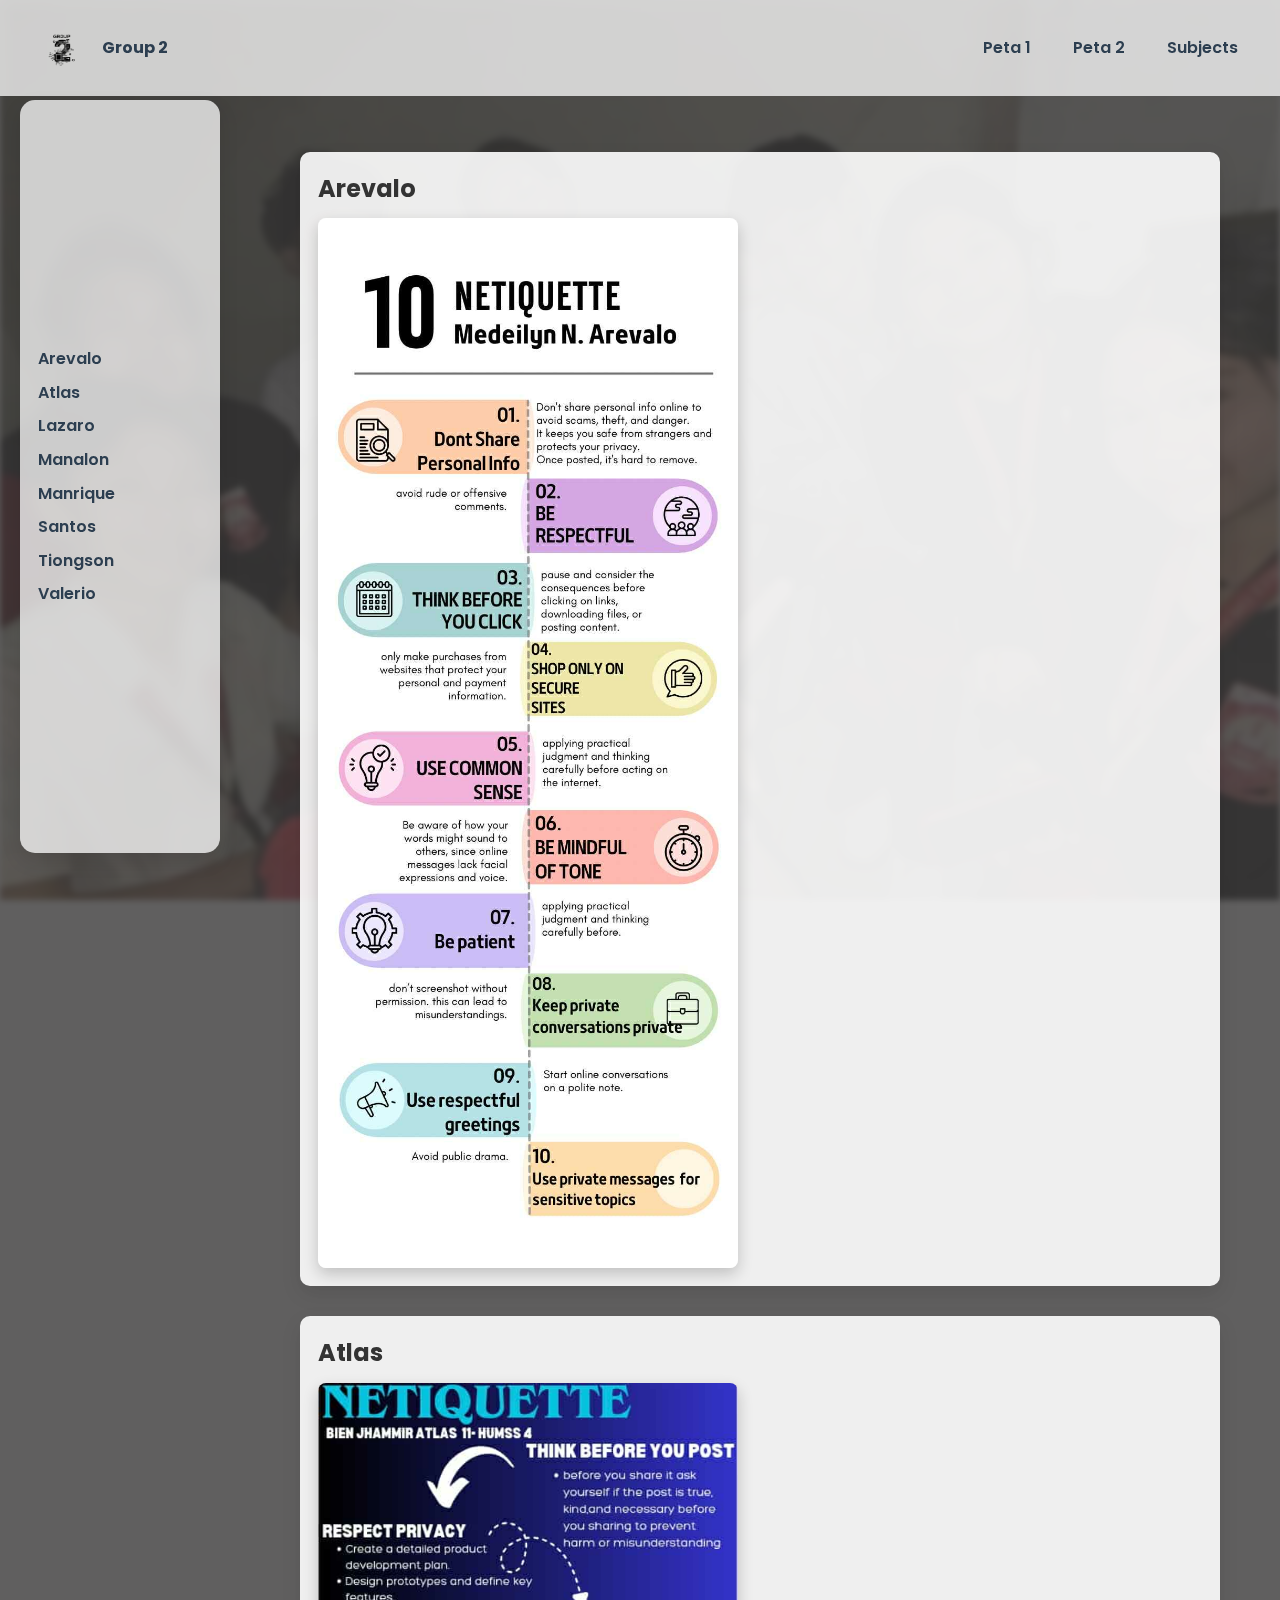
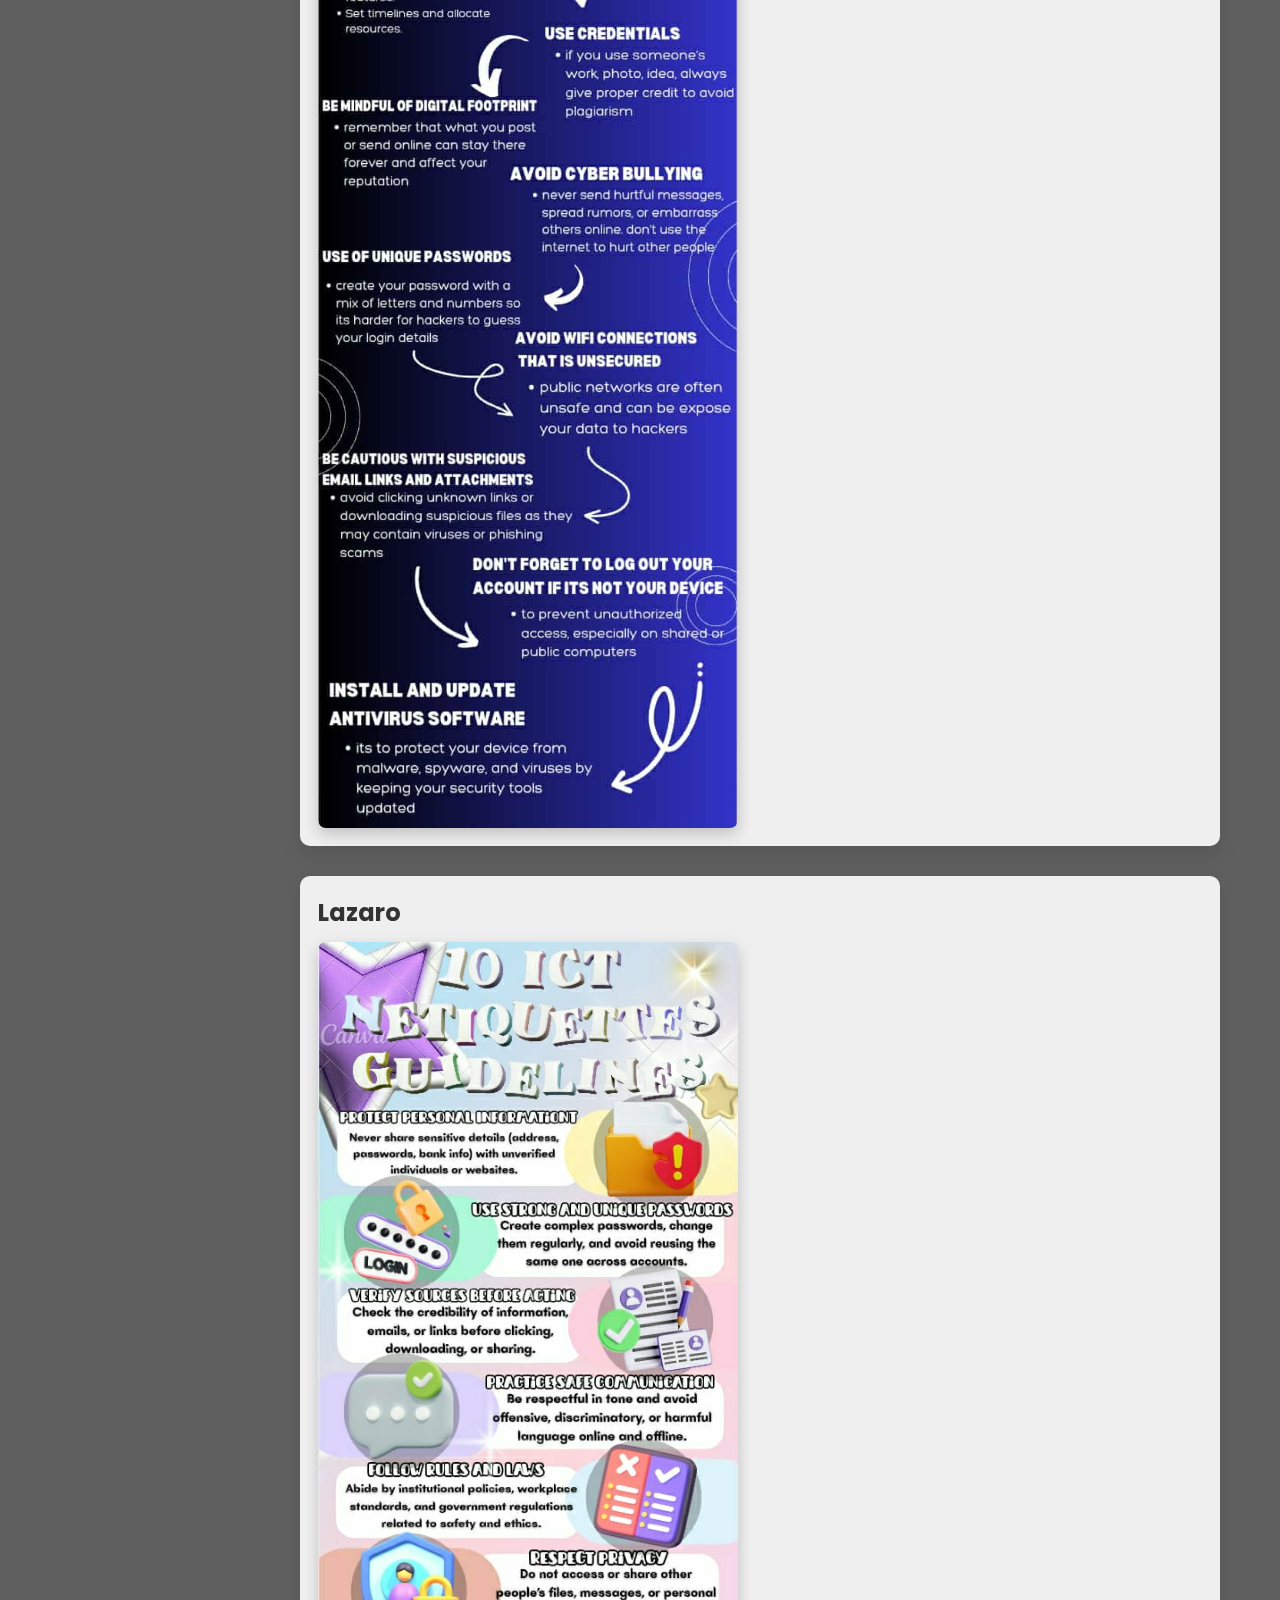
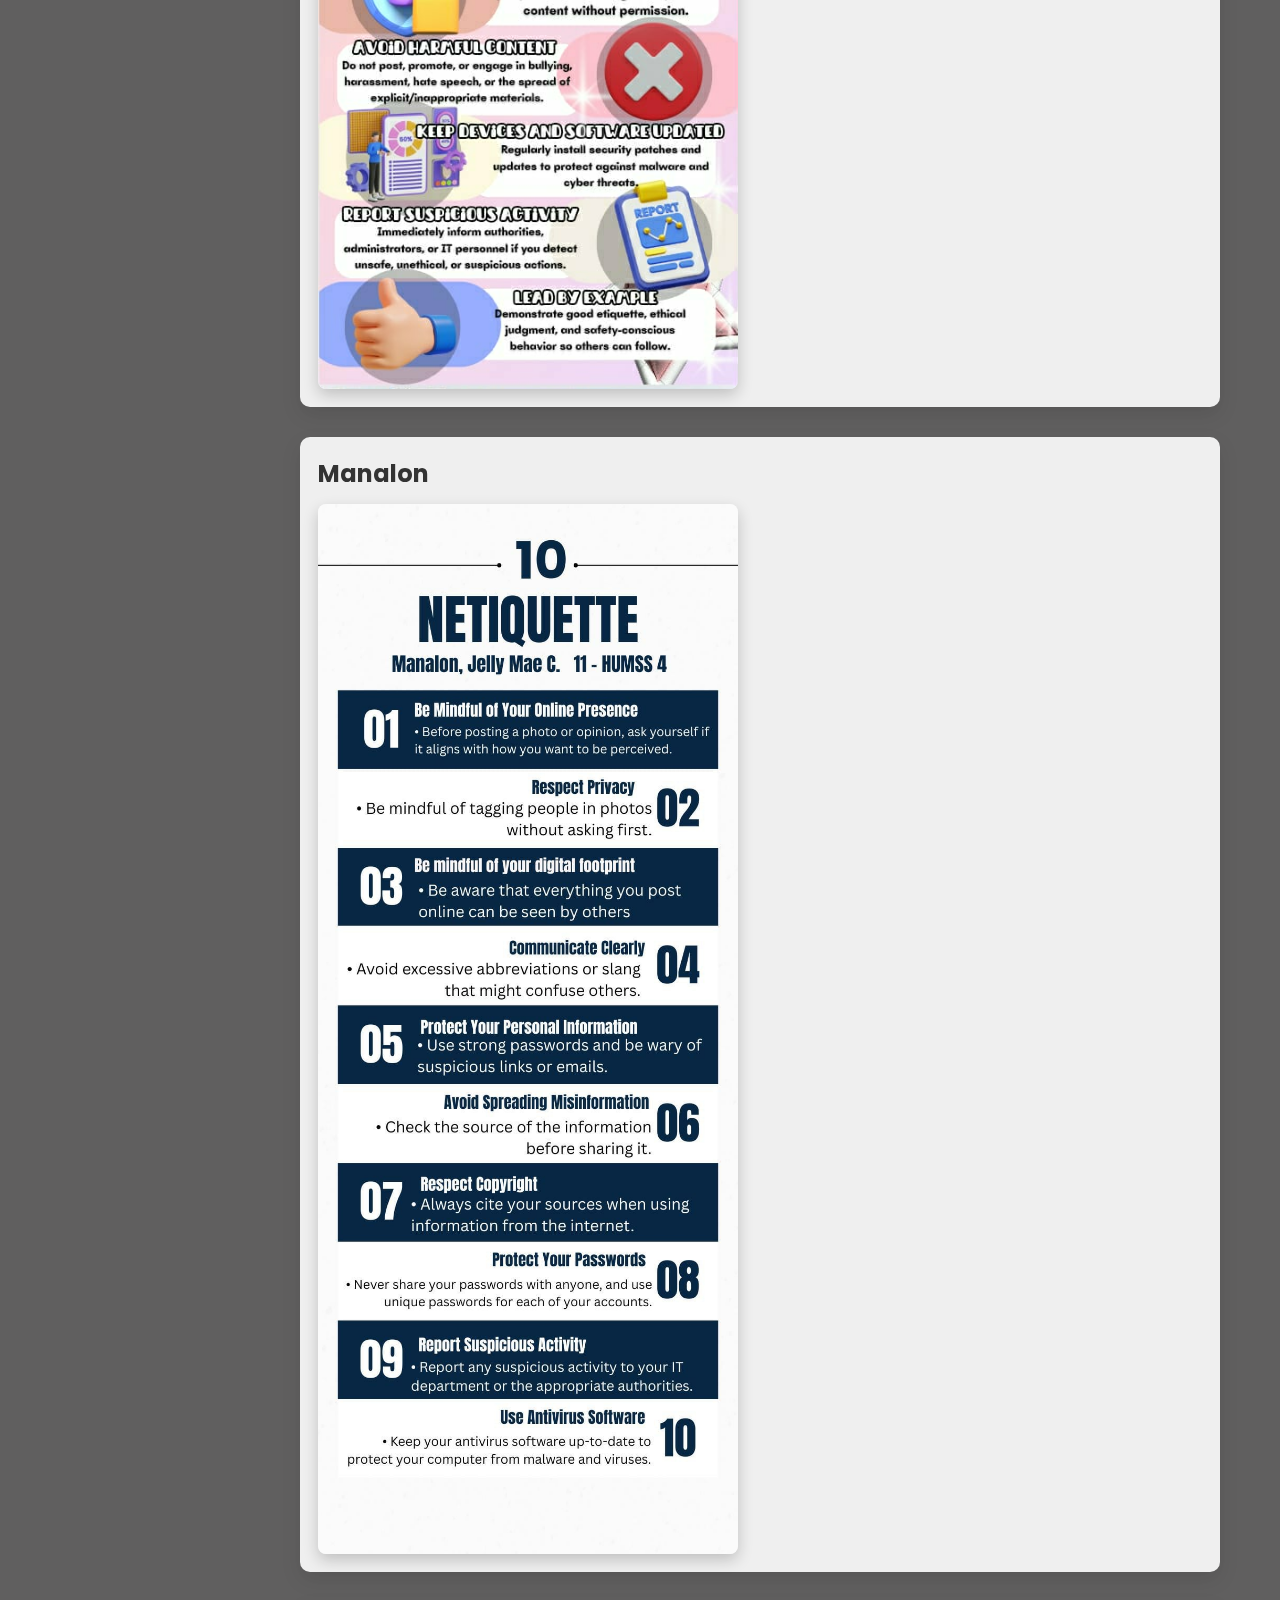
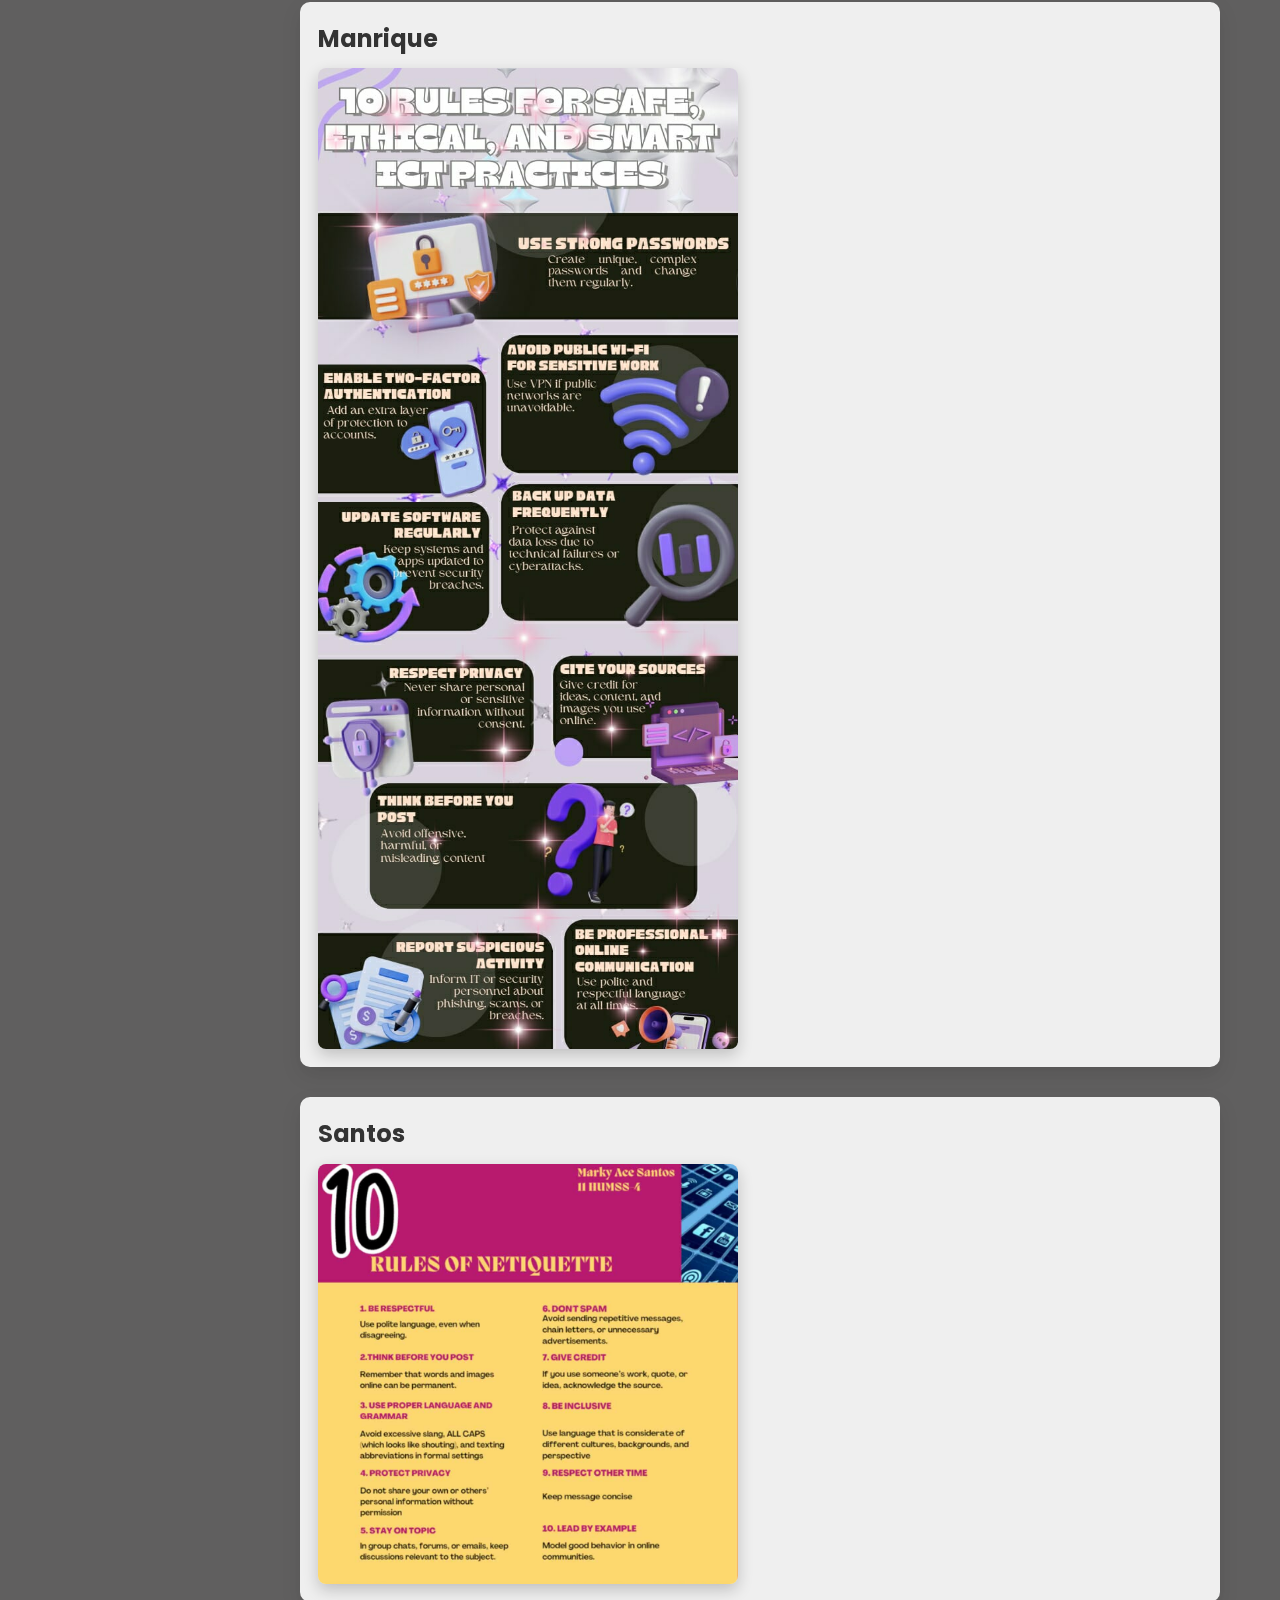
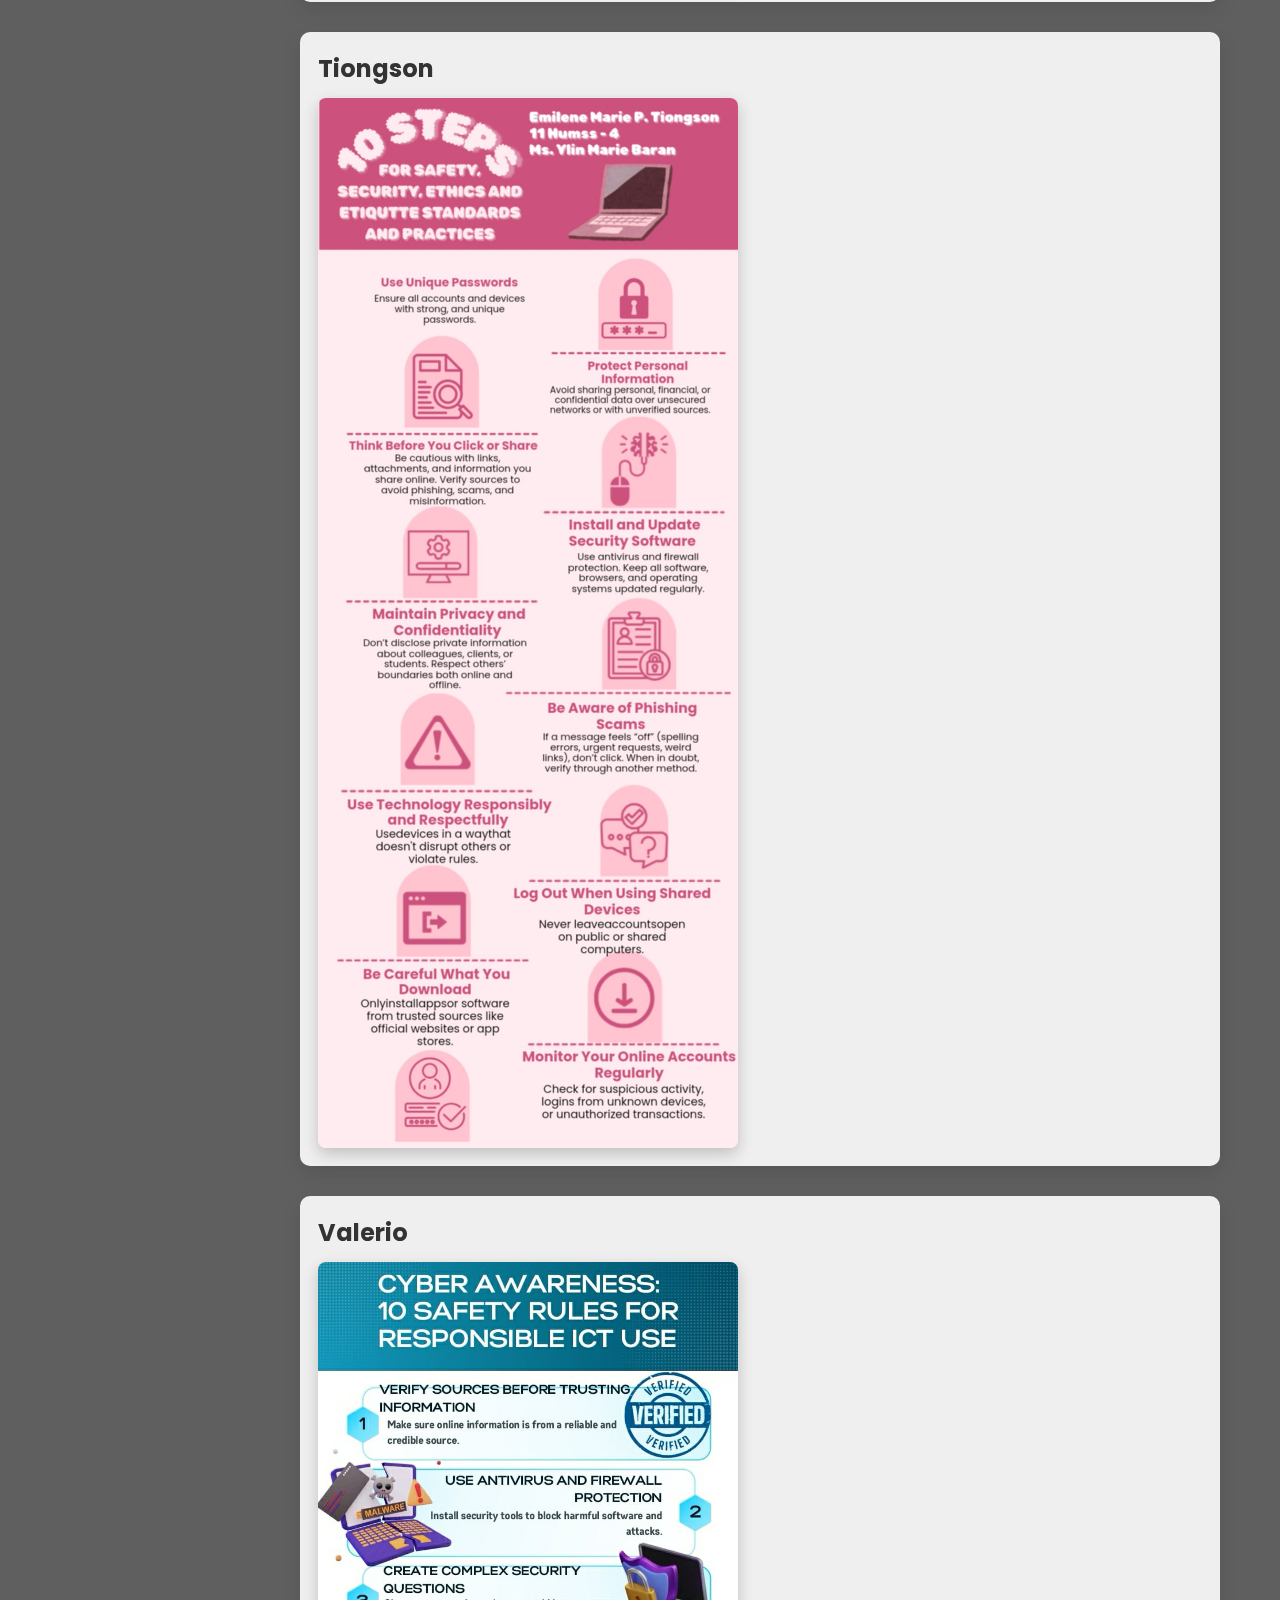
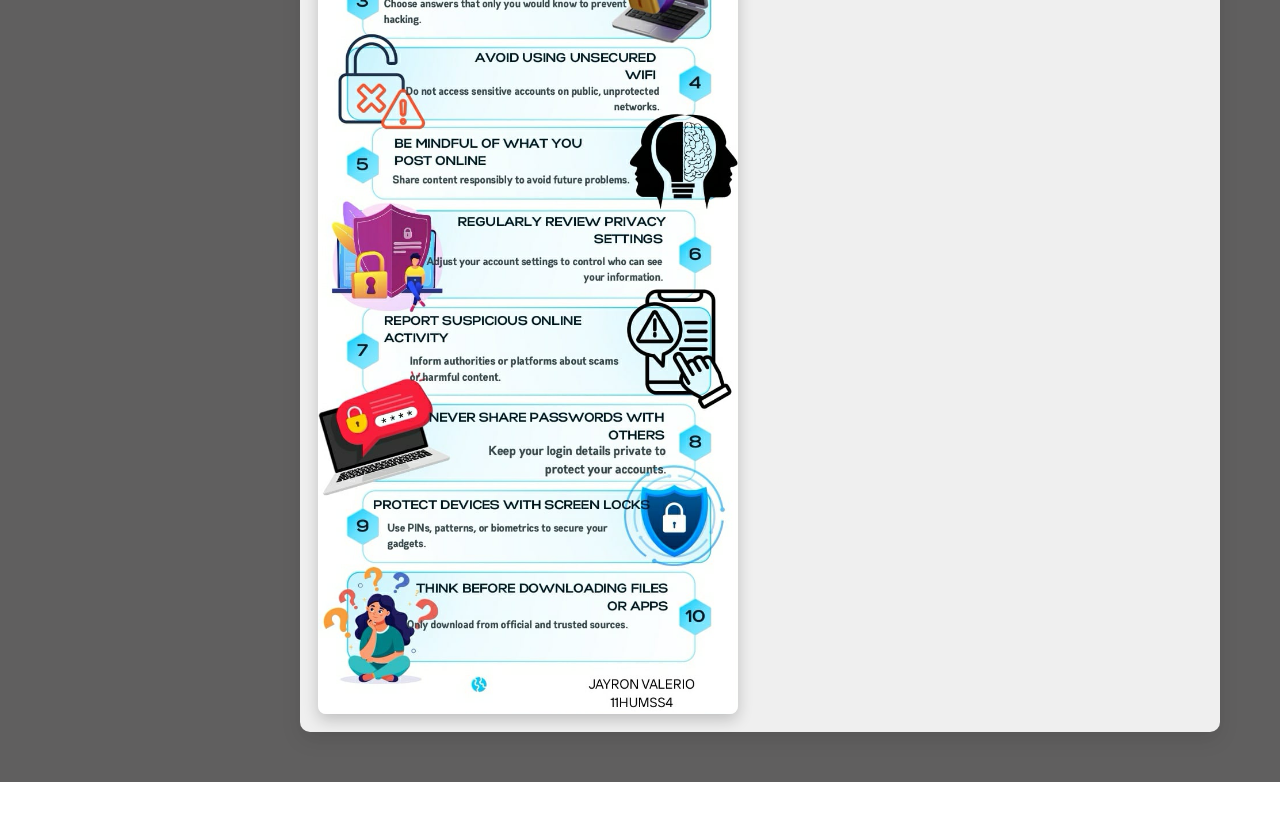
<file: peta1.html>
<!DOCTYPE html>
<html lang="en">
<head>
  <meta charset="utf-8">
  <meta name="viewport" content="width=device-width,initial-scale=1">
  <title>Peta 1 - Group 2</title>
  <link rel="stylesheet" href="styles.css">
  <link href="https://fonts.googleapis.com/css2?family=Poppins:wght@400;600;700&display=swap" rel="stylesheet">
</head>
<body>
  <div class="wallpaper-container"></div>
  <div class="content-overlay">

    <!-- NAV -->
     <nav>
      <a href="index.html" class="logo">
        <img src="./image/grp2.png" alt="Group 2 Logo">
        <span>Group 2</span>
      </a>
      <ul class="nav-links">
        <li><a href="peta1.html">Peta 1</a></li>
        <li><a href="peta2.html">Peta 2</a></li>
        <li><a href="subjects.html">Subjects</a></li>
      </ul>
    </nav>

    <!-- Page -->
    <div class="container">
      <nav id="names">
        <ul>
          <li><a href="#arevalo">Arevalo</a></li>
          <li><a href="#atlas">Atlas</a></li>
          <li><a href="#lazaro">Lazaro</a></li>
          <li><a href="#manalon">Manalon</a></li>
          <li><a href="#manrique">Manrique</a></li>
          <li><a href="#santos">Santos</a></li>
          <li><a href="#tiongson">Tiongson</a></li>
          <li><a href="#valerio">Valerio</a></li>
        </ul>
      </nav>

      <div class="content">
        <section id="arevalo" class="section">
          <h2>Arevalo</h2>
          <div class="posters"><img src="./image/p1-Arevalo.jfif" alt="Arevalo" class="poster"></div>
        </section>
        <section id="atlas" class="section">
          <h2>Atlas</h2>
          <div class="posters"><img src="./image/p1-Atlas.jfif" alt="Atlas" class="poster"></div>
        </section>
        <section id="lazaro" class="section">
          <h2>Lazaro</h2>
          <div class="posters"><img src="./image/p1-Lazaro.jfif" alt="Lazaro" class="poster"></div>
        </section>
        <section id="manalon" class="section">
          <h2>Manalon</h2>
          <div class="posters"><img src="./image/p1-Manalon.jfif" alt="Manalon" class="poster"></div>
        </section>
        <section id="manrique" class="section">
          <h2>Manrique</h2>
          <div class="posters"><img src="./image/p1-Manrique.jfif" alt="Manrique" class="poster"></div>
        </section>
        <section id="santos" class="section">
          <h2>Santos</h2>
          <div class="posters"><img src="./image/p1-Santos.jfif" alt="Santos" class="poster"></div>
        </section>
        <section id="tiongson" class="section">
          <h2>Tiongson</h2>
          <div class="posters"><img src="./image/p1-Tiongson.jfif" alt="Tiongson" class="poster"></div>
        </section>
        <section id="valerio" class="section">
          <h2>Valerio</h2>
          <div class="posters"><img src="./image/p1-Valerio.jfif" alt="Valerio" class="poster"></div>
        </section>
      </div>
    </div>
  </div>
</body>
</html>
</file>
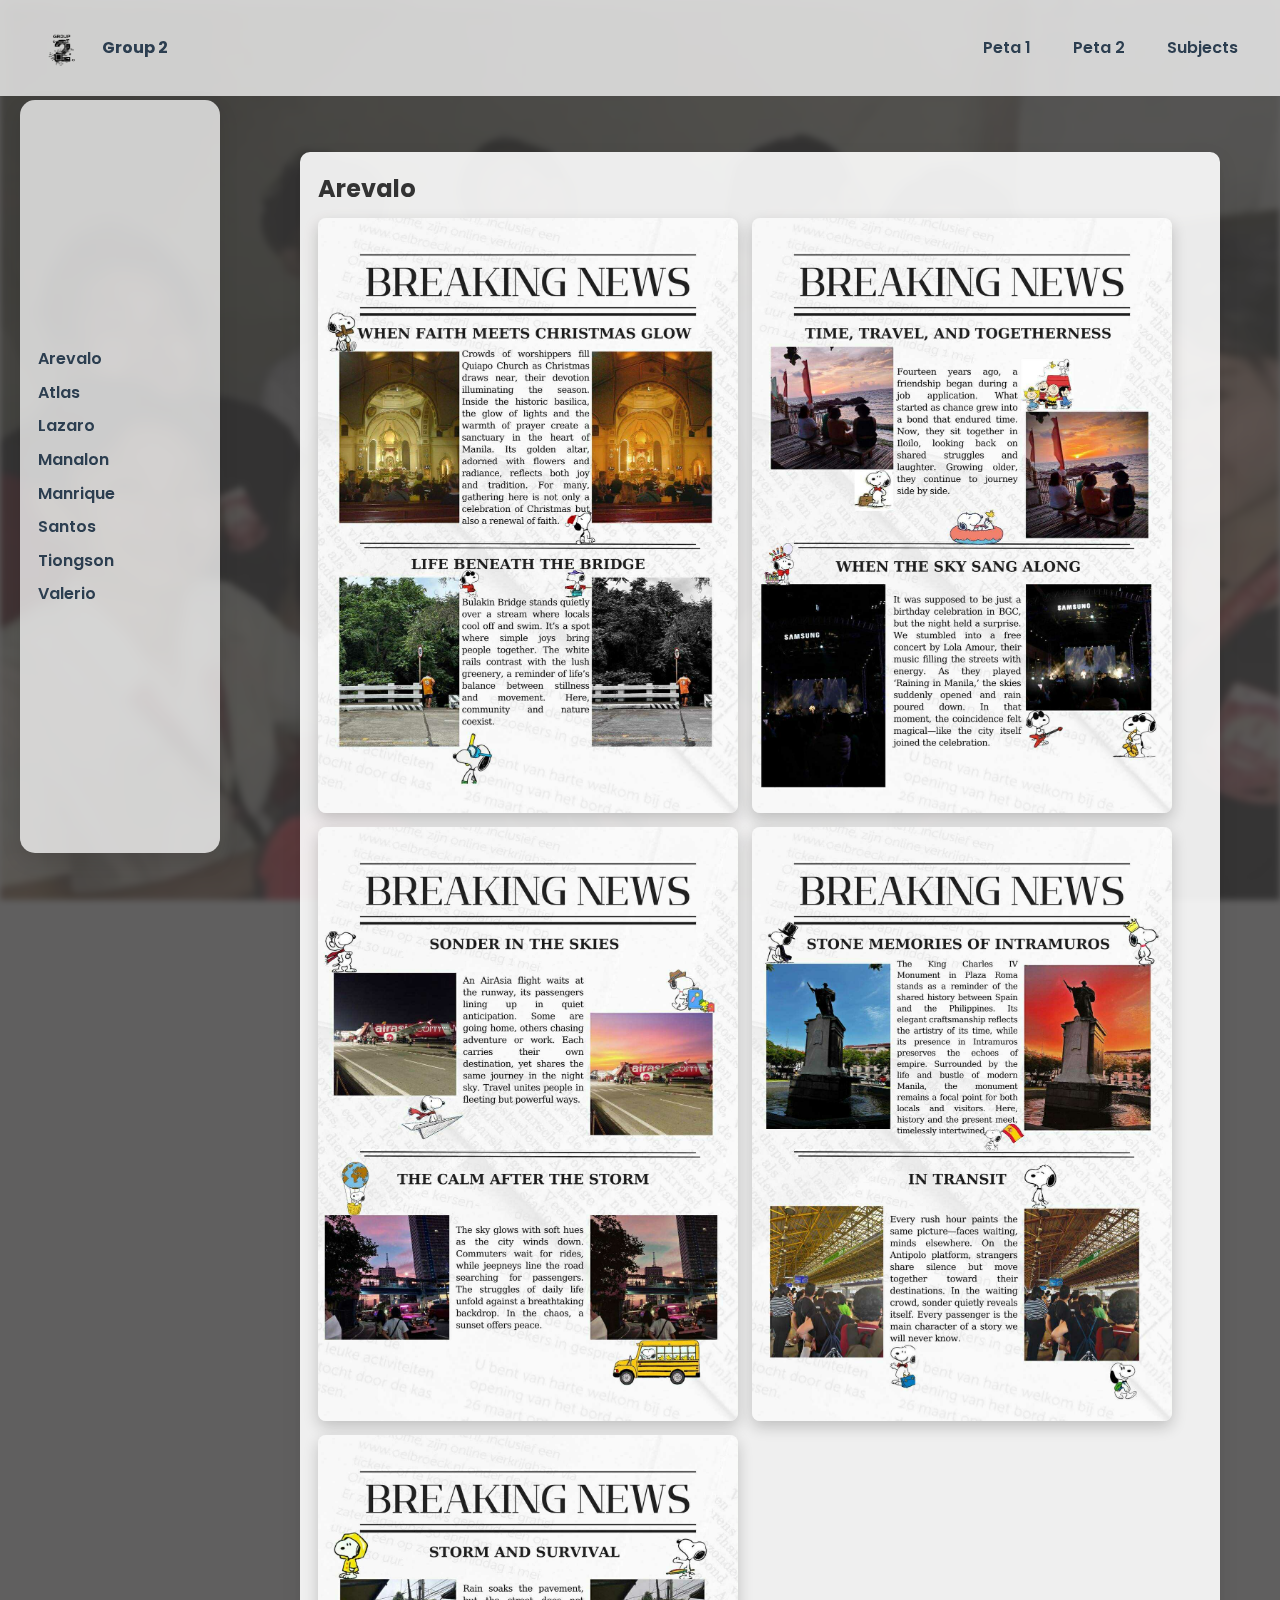
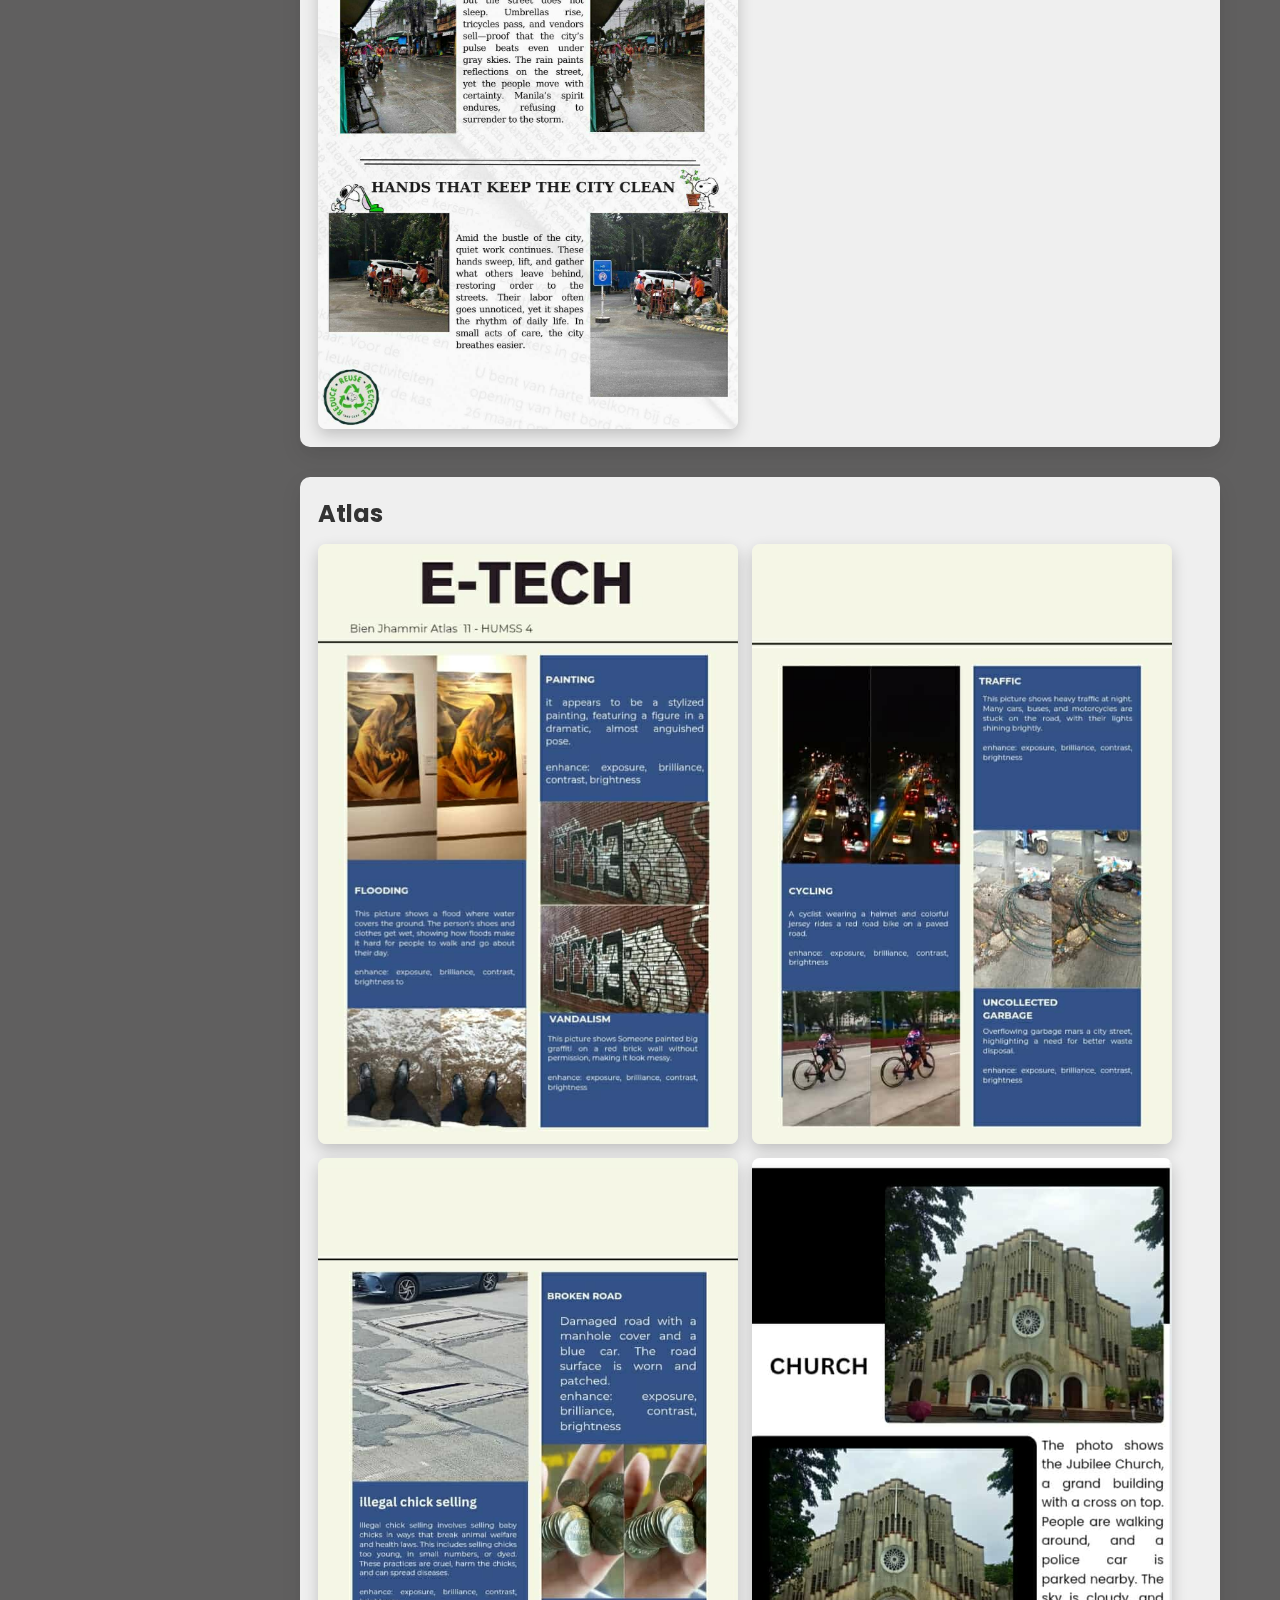
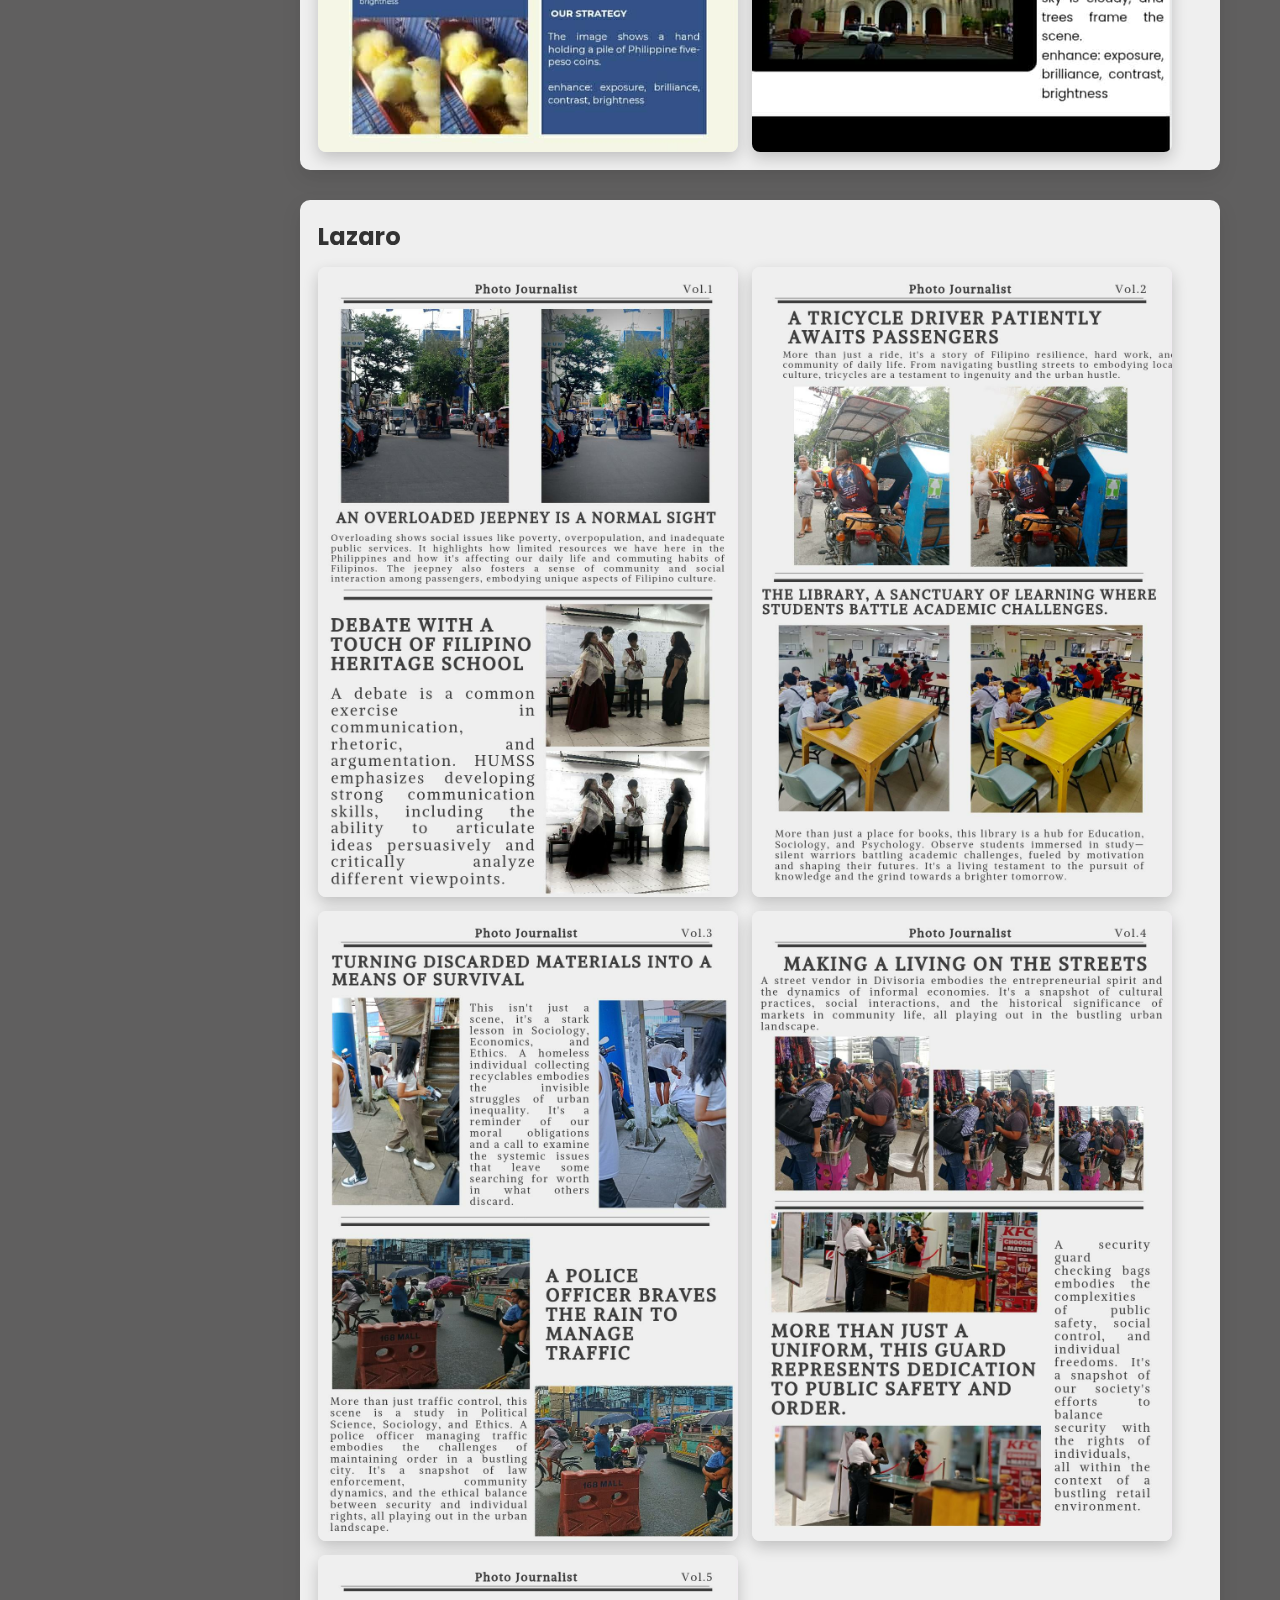
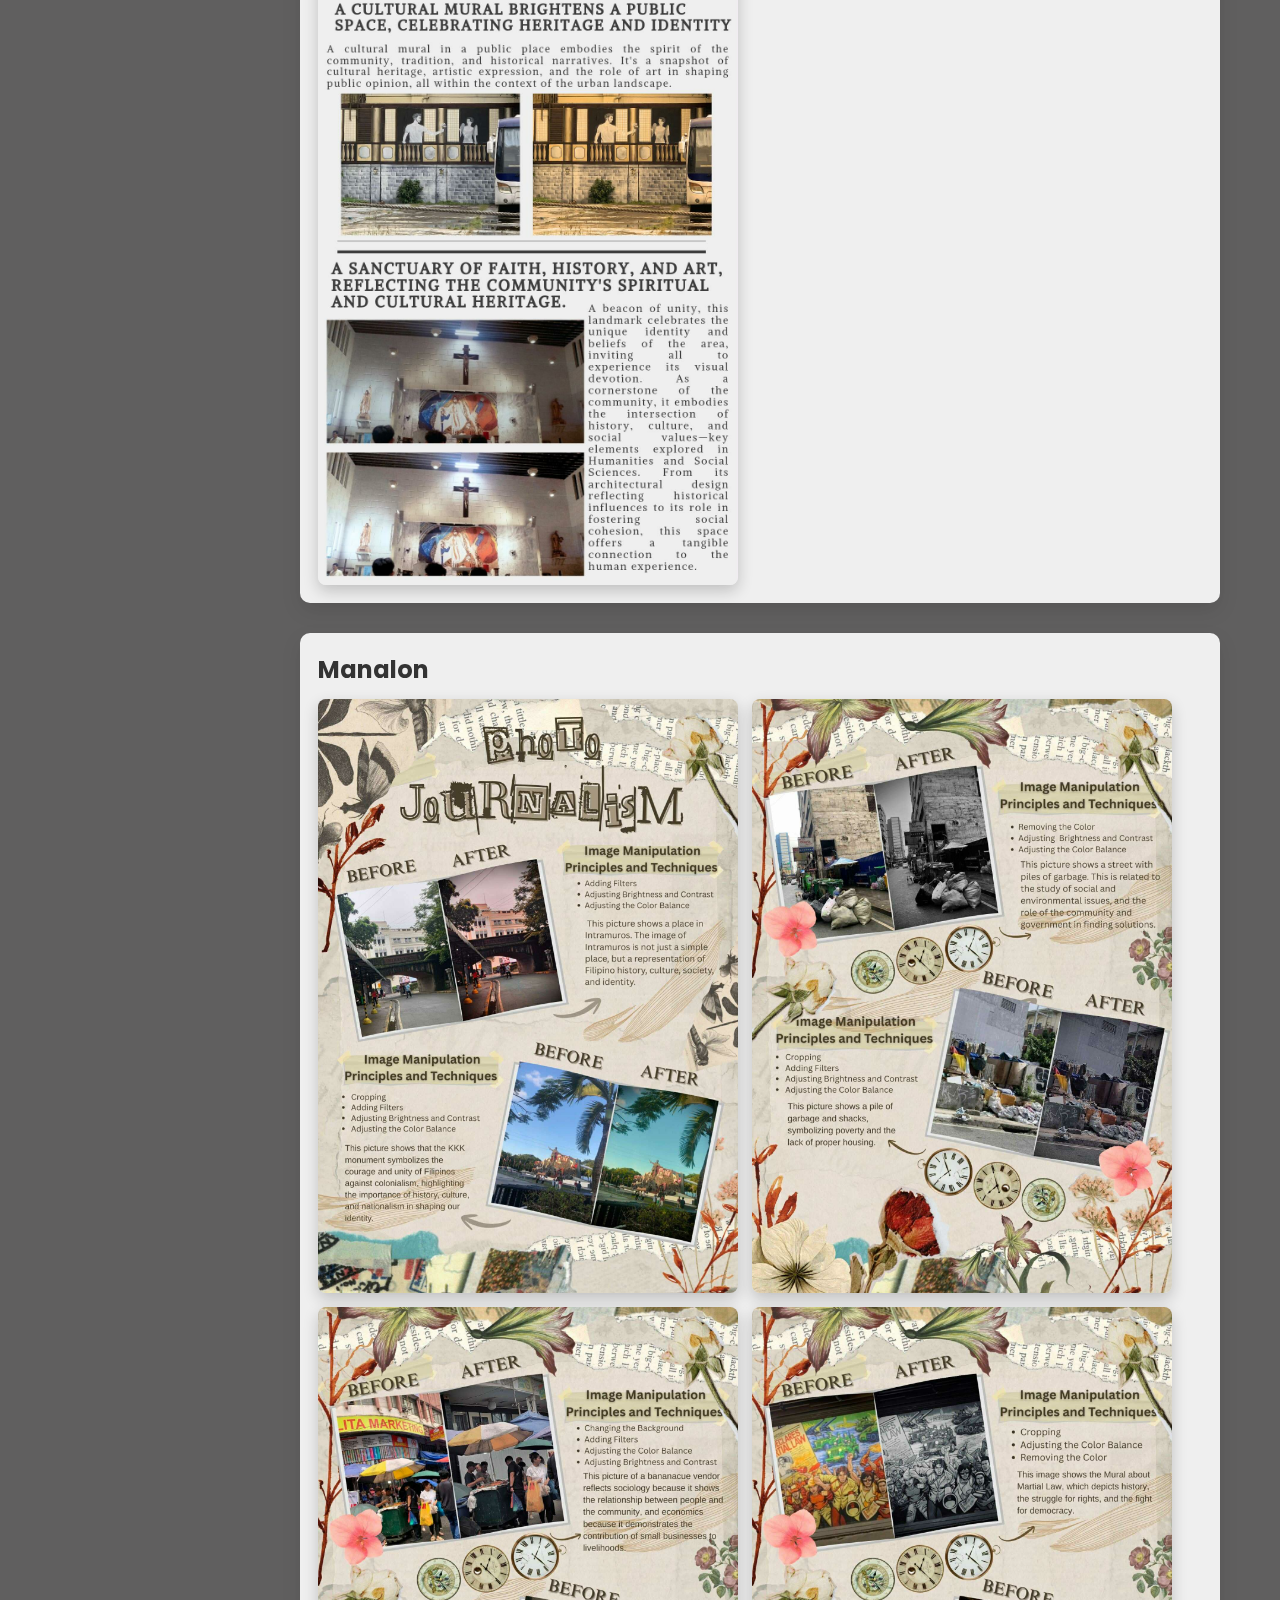
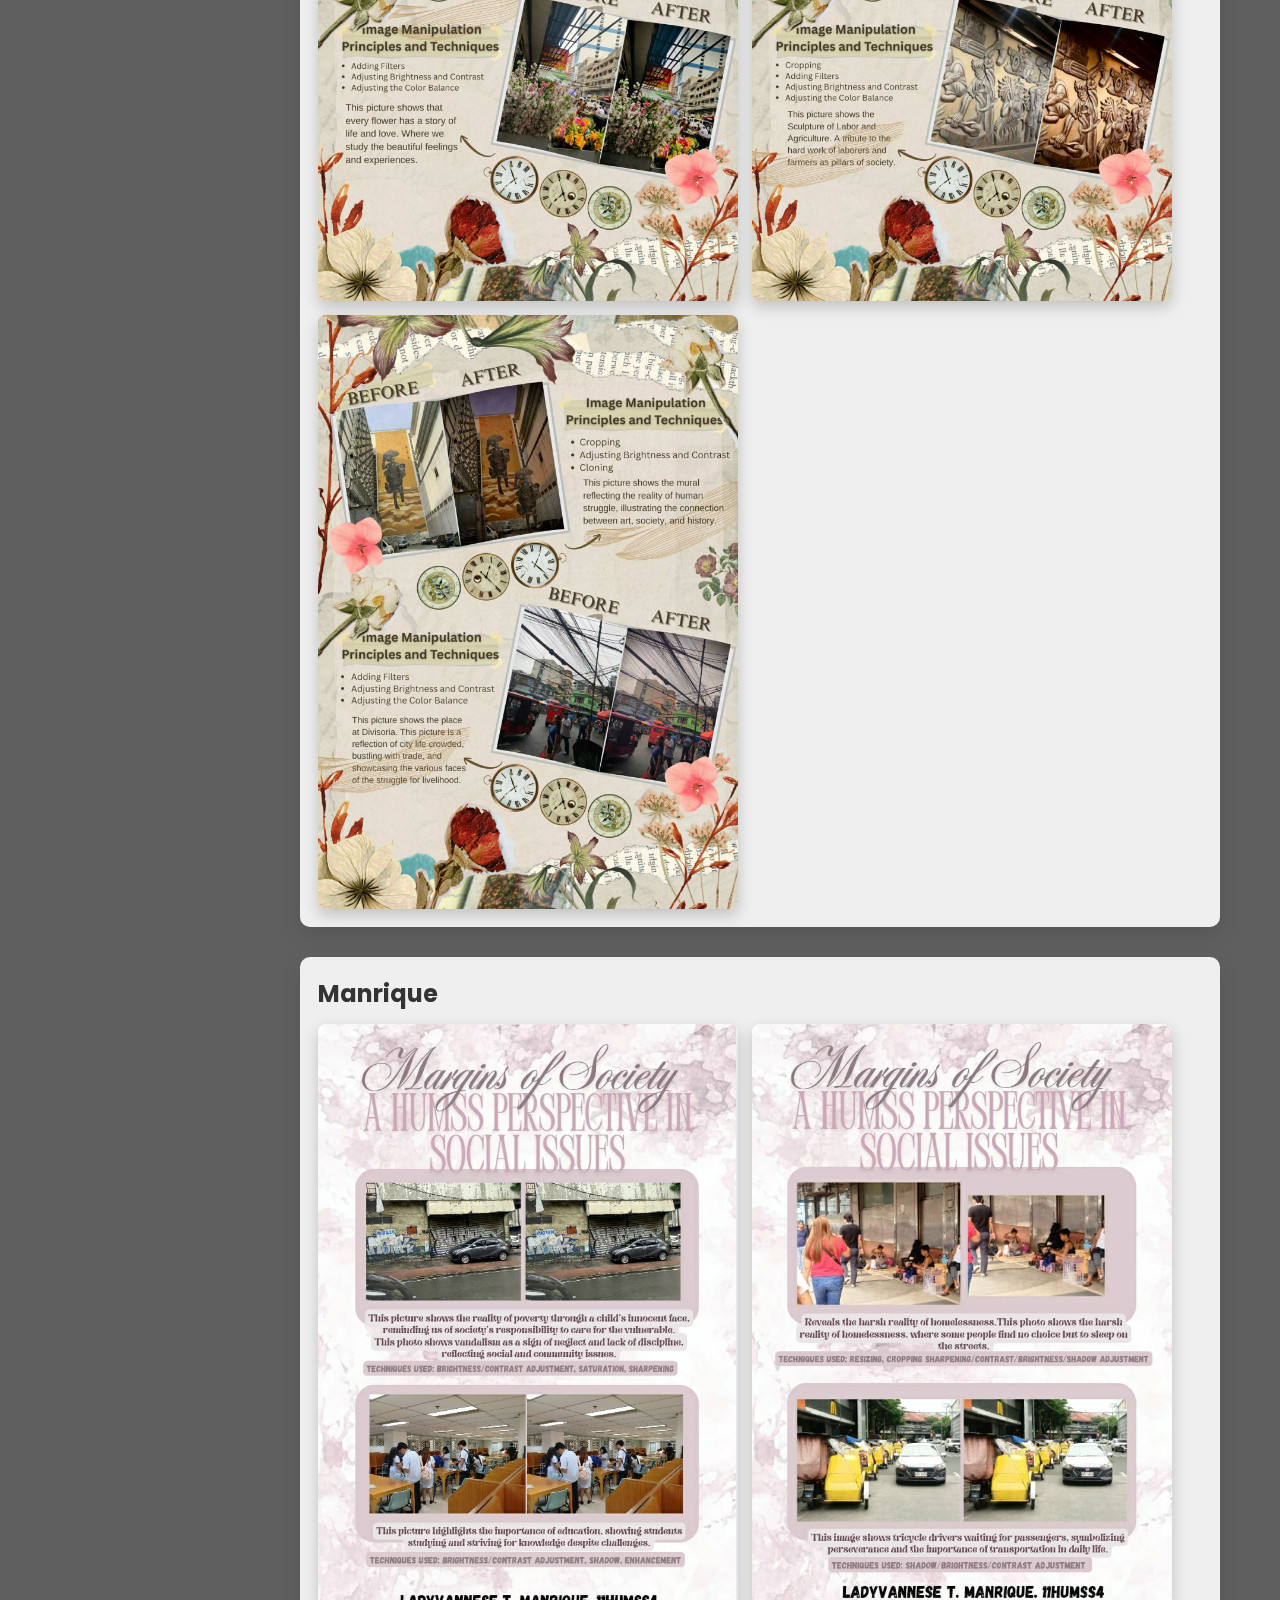
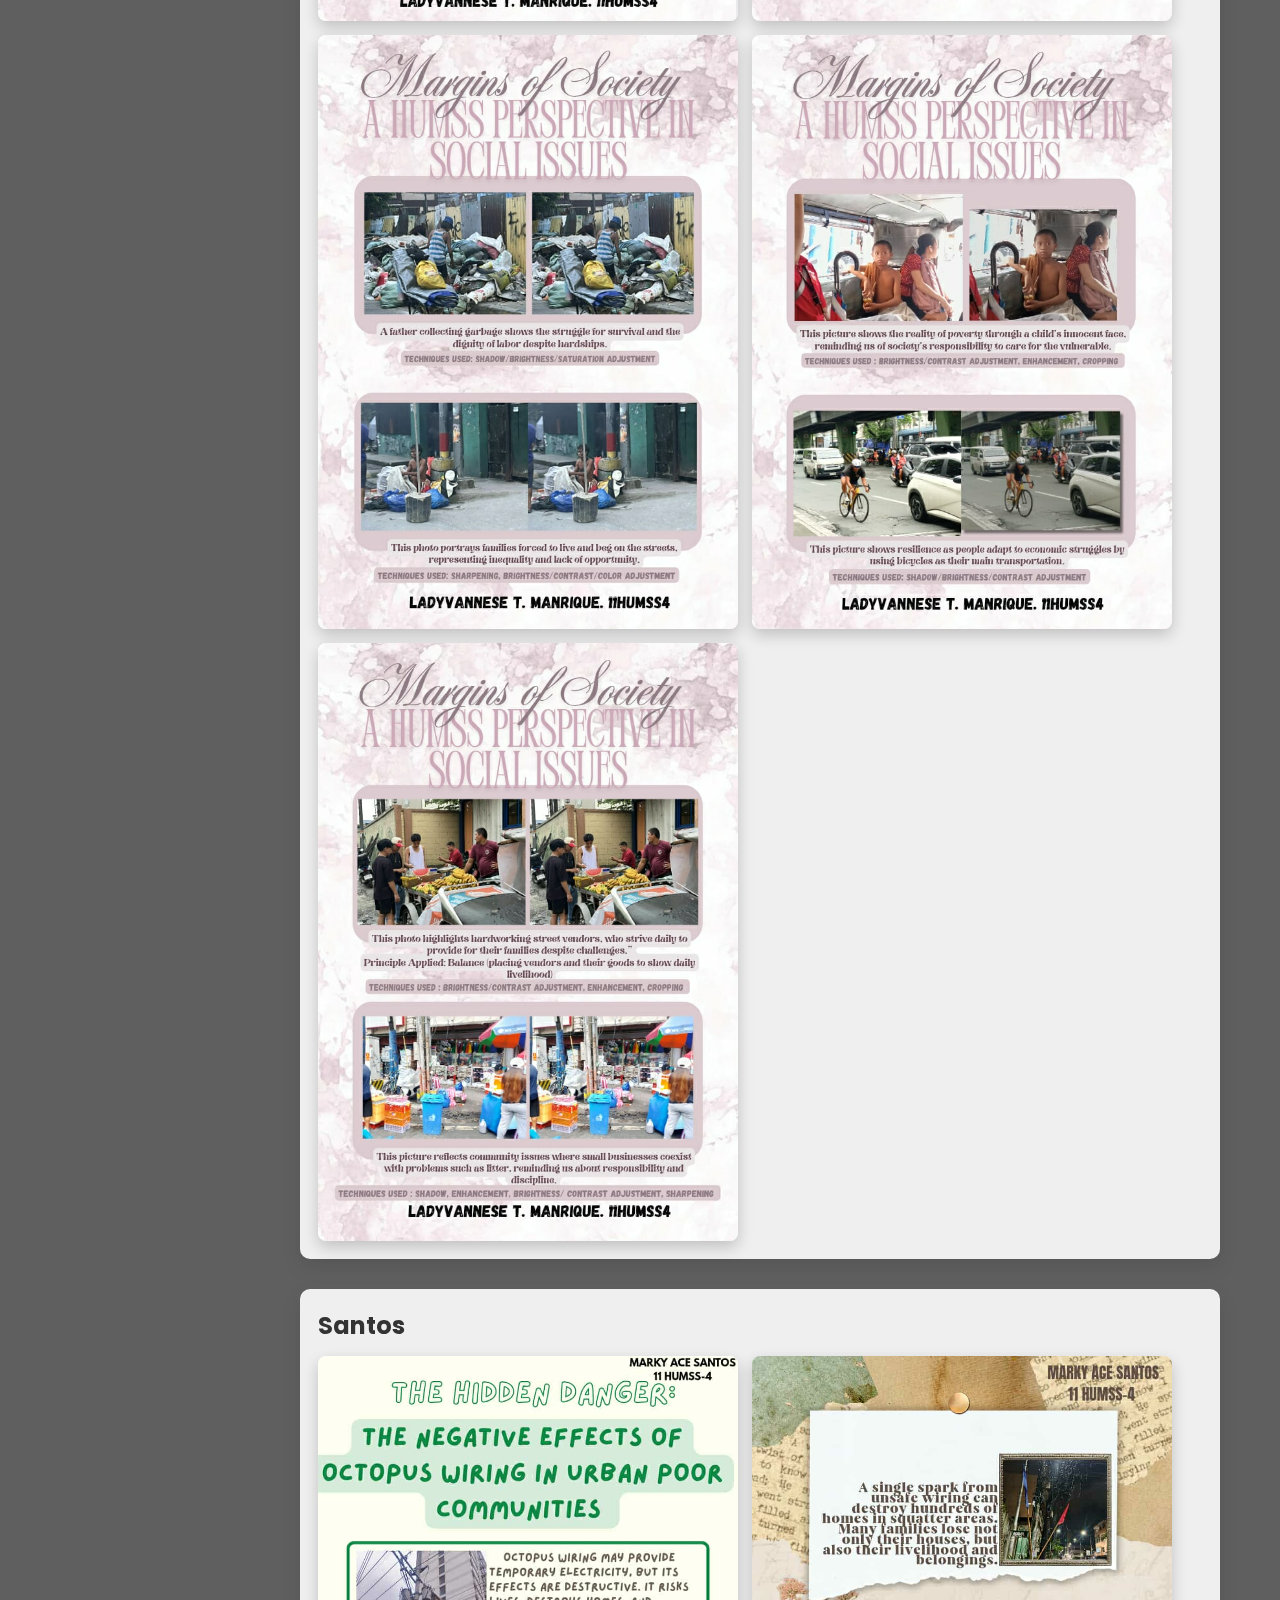
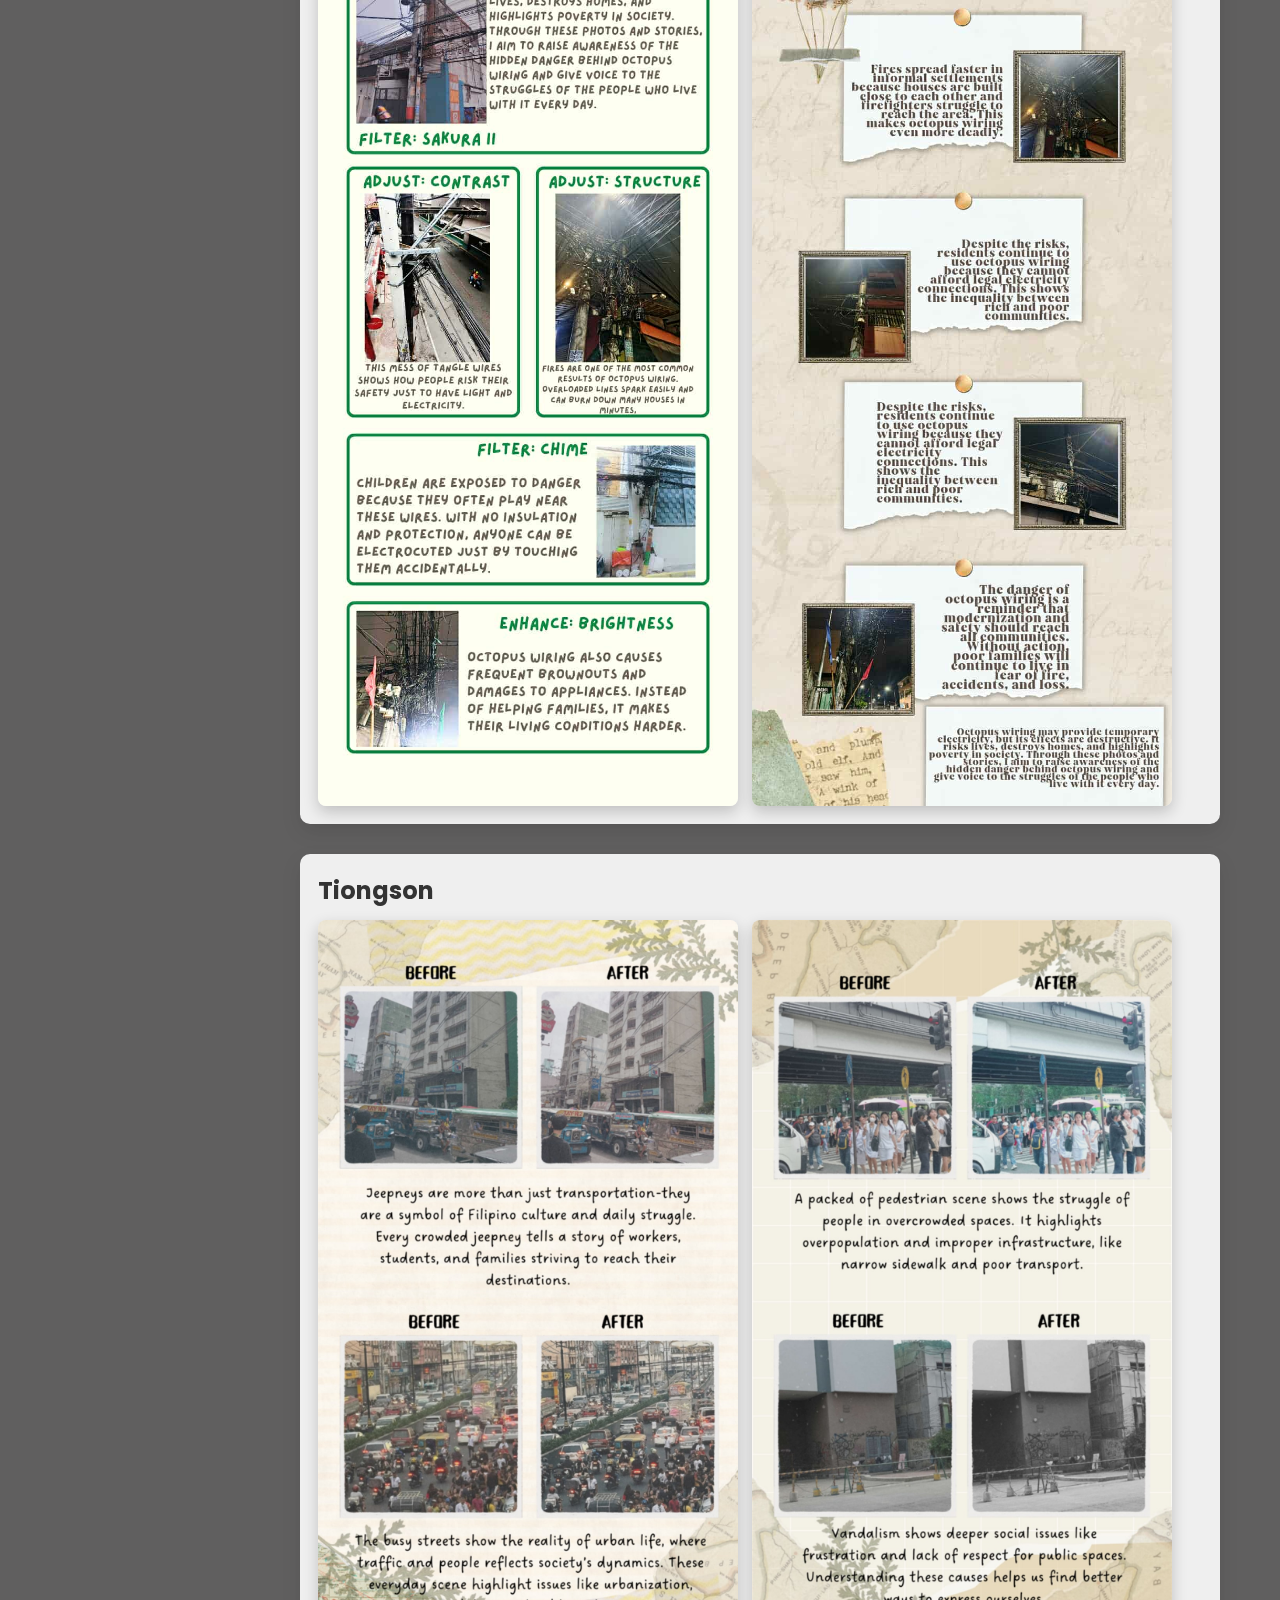
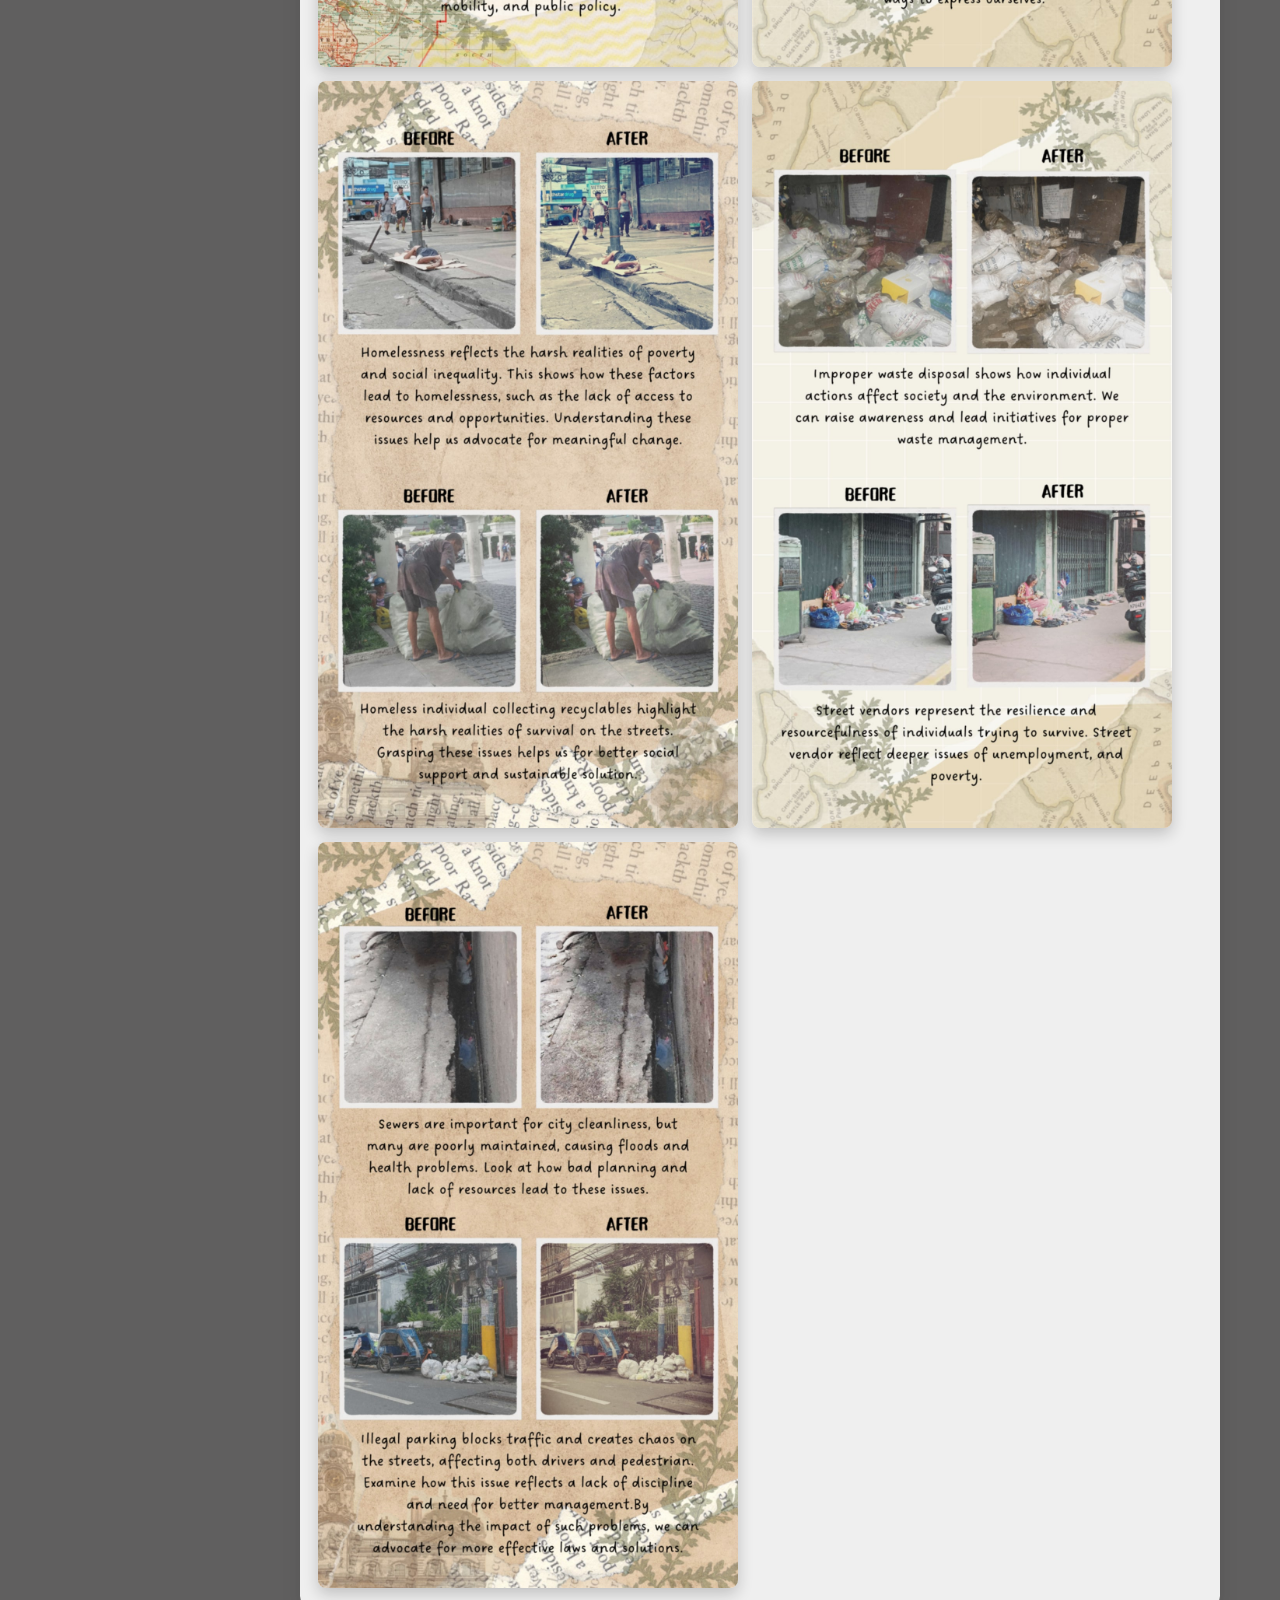
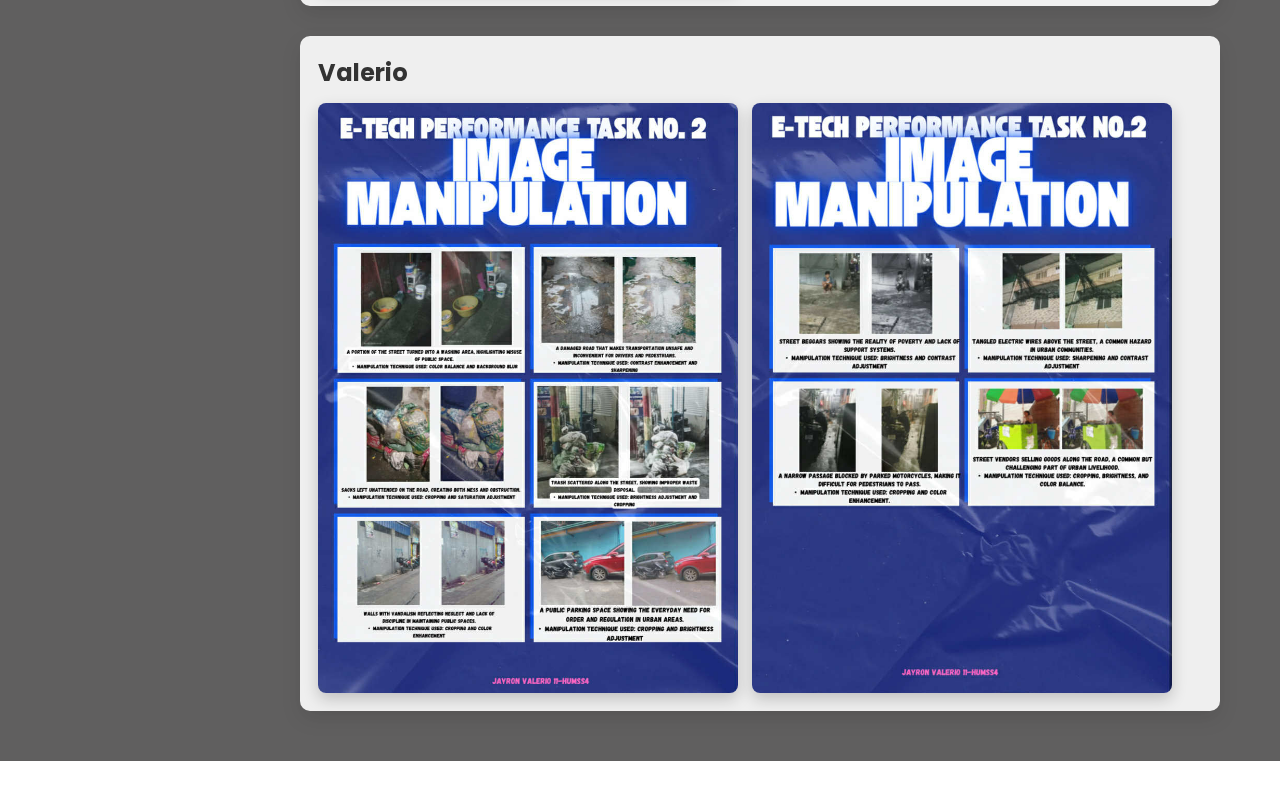
<file: peta2.html>
<!DOCTYPE html>
<html lang="en">
<head>
  <meta charset="utf-8">
  <meta name="viewport" content="width=device-width,initial-scale=1">
  <title>Peta 2 - Group 2</title>
  <link rel="stylesheet" href="styles.css">
  <link href="https://fonts.googleapis.com/css2?family=Poppins:wght@400;600;700&display=swap" rel="stylesheet">
</head>
<body>
  <div class="wallpaper-container"></div>
  <div class="content-overlay">

    <!-- NAV -->
    <nav>
      <a href="index.html" class="logo">
        <img src="./image/grp2.png" alt="Group 2 Logo">
        <span>Group 2</span>
      </a>
      <ul class="nav-links">
        <li><a href="peta1.html">Peta 1</a></li>
        <li><a href="peta2.html">Peta 2</a></li>
        <li><a href="subjects.html">Subjects</a></li>
      </ul>
    </nav>
    <!-- Page -->
    <div class="container">
      <nav id="names">
        <ul>
          <li><a href="#arevalo">Arevalo</a></li>
          <li><a href="#atlas">Atlas</a></li>
          <li><a href="#lazaro">Lazaro</a></li>
          <li><a href="#manalon">Manalon</a></li>
          <li><a href="#manrique">Manrique</a></li>
          <li><a href="#santos">Santos</a></li>
          <li><a href="#tiongson">Tiongson</a></li>
          <li><a href="#valerio">Valerio</a></li>
        </ul>
      </nav>

      <div class="content">
        <section id="arevalo" class="section">
          <h2>Arevalo</h2>
          <div class="posters">
            <img src="./image/p2-1-Arevalo.jfif" class="poster">
            <img src="./image/p2-2-Arevalo.jfif" class="poster">
            <img src="./image/p2-3-Arevalo.jfif" class="poster">
            <img src="./image/p2-4-Arevalo.jfif" class="poster">
            <img src="./image/p2-5-Arevalo.jfif" class="poster">
          </div>
        </section>

        <section id="atlas" class="section">
          <h2>Atlas</h2>
          <div class="posters">
            <img src="./image/p2-1-Atlas.jfif" class="poster">
            <img src="./image/p2-2-Atlas.jfif" class="poster">
            <img src="./image/p2-3-Atlas.jfif" class="poster">
            <img src="./image/p2-4-Atlas.jfif" class="poster">
          </div>
        </section>

        <section id="lazaro" class="section">
          <h2>Lazaro</h2>
          <div class="posters">
            <img src="./image/p2-1-Lazaro.jfif" class="poster">
            <img src="./image/p2-2-Lazaro.jfif" class="poster">
            <img src="./image/p2-3-Lazaro.jfif" class="poster">
            <img src="./image/p2-4-Lazaro.jfif" class="poster">
            <img src="./image/p2-5-Lazaro.jfif" class="poster">
          </div>
        </section>

        <section id="manalon" class="section">
          <h2>Manalon</h2>
          <div class="posters">
            <img src="./image/p2-1-Manalon.jfif" class="poster">
            <img src="./image/p2-2-Manalon.jfif" class="poster">
            <img src="./image/p2-3-Manalon.jfif" class="poster">
            <img src="./image/p2-4-Manalon.jfif" class="poster">
            <img src="./image/p2-5-Manalon.jfif" class="poster">
          </div>
        </section>

        <section id="manrique" class="section">
          <h2>Manrique</h2>
          <div class="posters">
            <img src="./image/p2-1-Manrique.jfif" class="poster">
            <img src="./image/p2-2-Manrique.jfif" class="poster">
            <img src="./image/p2-3-Manrique.jfif" class="poster">
            <img src="./image/p2-4-Manrique.jfif" class="poster">
            <img src="./image/p2-5-Manrique.jfif" class="poster">
          </div>
        </section>

        <section id="santos" class="section">
          <h2>Santos</h2>
          <div class="posters">
            <img src="./image/p2-1-Santos.jfif" class="poster">
            <img src="./image/p2-2-Santos.jfif" class="poster">
          </div>
        </section>

        <section id="tiongson" class="section">
          <h2>Tiongson</h2>
          <div class="posters">
            <img src="./image/p2-1-Tiongson.jfif" class="poster">
            <img src="./image/p2-2-Tiongson.jfif" class="poster">
            <img src="./image/p2-3-Tiongson.jfif" class="poster">
            <img src="./image/p2-4-Tiongson.jfif" class="poster">
            <img src="./image/p2-5-Tiongson.jfif" class="poster">
          </div>
        </section>

        <section id="valerio" class="section">
          <h2>Valerio</h2>
          <div class="posters">
            <img src="./image/p2-1-Valerio.jfif" class="poster">
            <img src="./image/p2-2-Valerio.jfif" class="poster">
          </div>
        </section>
      </div>
    </div>
  </div>
</body>
</html>
</file>
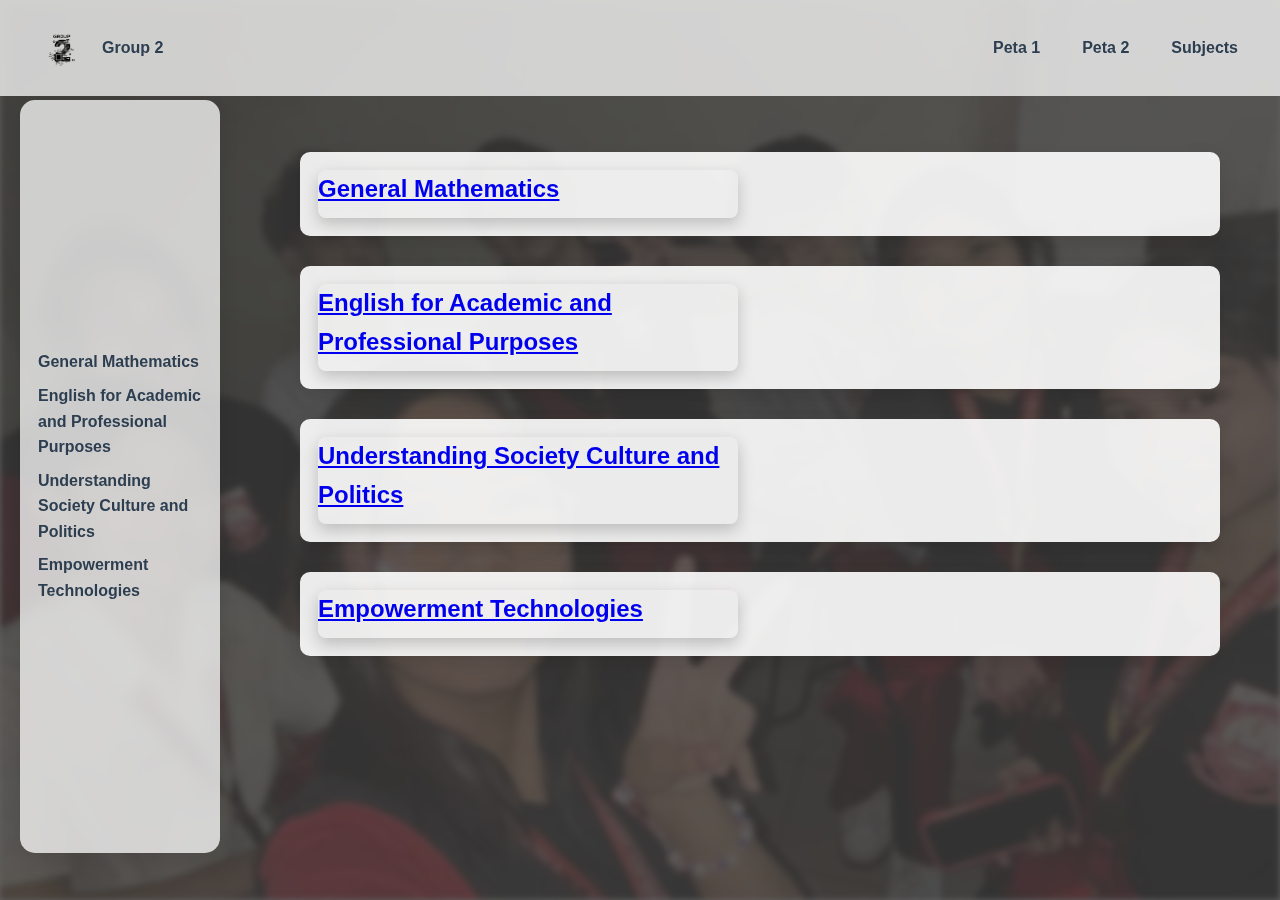
<file: subjects.html>
<!DOCTYPE html>
<html lang="en">
<head>
    <meta charset="UTF-8">
    <meta name="viewport" content="width=device-width, initial-scale=1.0">
    <title>Subjects</title>
    <link rel="stylesheet" href="styles.css">
</head>
<body>
 <div class="wallpaper-container"></div>
  <div class="content-overlay">

    <!-- NAV -->
    <nav>
      <a href="index.html" class="logo">
        <img src="../image/grp2.png" alt="Group 2 Logo">
        <span>Group 2</span>
      </a>
      <ul class="nav-links">
        <li><a href="peta1.html">Peta 1</a></li>
        <li><a href="peta2.html">Peta 2</a></li>
        <li><a href="subjects.html">Subjects</a></li>
      </ul>
    </nav>

    <!-- Page -->
    <div class="container">
      <nav id="names">
        <ul>
          <li><a href="#genmath">General Mathematics</a></li>
          <li><a href="#eapp">English for Academic and Professional Purposes</a></li>
          <li><a href="#ucsp">Understanding Society Culture and Politics</a></li>
          <li><a href="#etech">Empowerment Technologies</a></li>
        </ul>
      </nav>
       
      <div class="content">
        <section id="genmath" class="section">
          <div class="posters"><a href="../files/GENMATH.pdf" class="poster"><h2>General Mathematics</h2></a>
          </div>
        </section>
        <section id="eapp" class="section">
          <div class="posters"><a href="../files/EAPP.pdf" class="poster"><h2>English for Academic and Professional Purposes</h2></a>
        </div>
        </section>
        <section id="ucsp" class="section"> 
          <div class="posters"><a href="../files/UCSP.pdf" class="poster"><h2>Understanding Society Culture and Politics</h2></a></div>
        </section>
        <section id="etech" class="section">
          <div class="posters"><a href="../files/ETECH.pdf" class="poster"><h2>Empowerment Technologies</h2></a></div>
        </section>
      </div>
    </div>
  </div>
</body>
</html>
</file>
<file: styles.css>
* { box-sizing: border-box; margin: 0; padding: 0; font-family: 'Poppins', sans-serif; }
body { color: #333; line-height: 1.6; overflow-x: hidden; }

/* Background */
.wallpaper-container { position: fixed; inset: 0; z-index: -1; }
.wallpaper-container::before {
    content: ''; position: absolute; inset: 0;
    background: url('image/wallpaper.jpg') center/cover no-repeat;
    opacity: 0.7; filter: blur(3px);
}

/* Overlay */
.content-overlay { background: rgba(43, 42, 42, 0.75); min-height: 100vh; }

/* Nav */
nav {
    display: flex; justify-content: space-between; align-items: center;
    padding: 18px 32px; background: rgba(255,255,255,0.75);
    position: sticky; top: 0; backdrop-filter: blur(6px);
    z-index: 50;
}
.logo { display: flex; align-items: center; gap: 10px; font-weight: 700; color: #2c3e50; text-decoration: none; }
.logo img { height: 60px; }
.nav-links { display: flex; list-style: none; gap: 22px; }
.nav-links a { text-decoration: none; color: #2c3e50; font-weight: 600; font-size: 16px; padding: 6px 10px; border-radius: 6px; transition: 0.3s; }
.nav-links a:hover { background: #3498db; color: #fff; }

/* Layout */
.container { display: flex; max-width: 1200px; margin: 36px auto; padding: 20px; }

/* Fixed sidebar */
#names {
    position: fixed;
    top: 100px;              /* below the navbar */
    left: 20px;
    width: 200px;
    background: rgba(255,255,255,0.75);
    padding: 18px;
    border-radius: 15px;
    box-shadow: 0 8px 20px rgba(0,0,0,0.1);
    height: calc(97vh - 120px); /* full height but not under nav */
    overflow-y: auto;

}
#names ul { list-style: none; }
#names ul li { margin: 8px 0; }
#names ul li a { text-decoration: none; color: #2c3e50; font-weight: 600; }
#names ul li a:hover { color: #3498db; }

/* Content shifts right */
.content {
    margin-left: 240px;  /* sidebar width + gap */
    flex: 1;
}

/* Sections */
.section {
    margin-bottom: 30px;
    background: rgba(255,255,255,0.9);
    padding: 18px;
    border-radius: 10px;
    box-shadow: 0 8px 20px rgba(0,0,0,0.1);
}
.section h2 { margin-bottom: 10px; }
.posters { display: flex; flex-wrap: wrap; gap: 14px; }
.poster { width: 420px; border-radius: 8px; box-shadow: 0 6px 15px rgba(0,0,0,0.2); }
</file>
